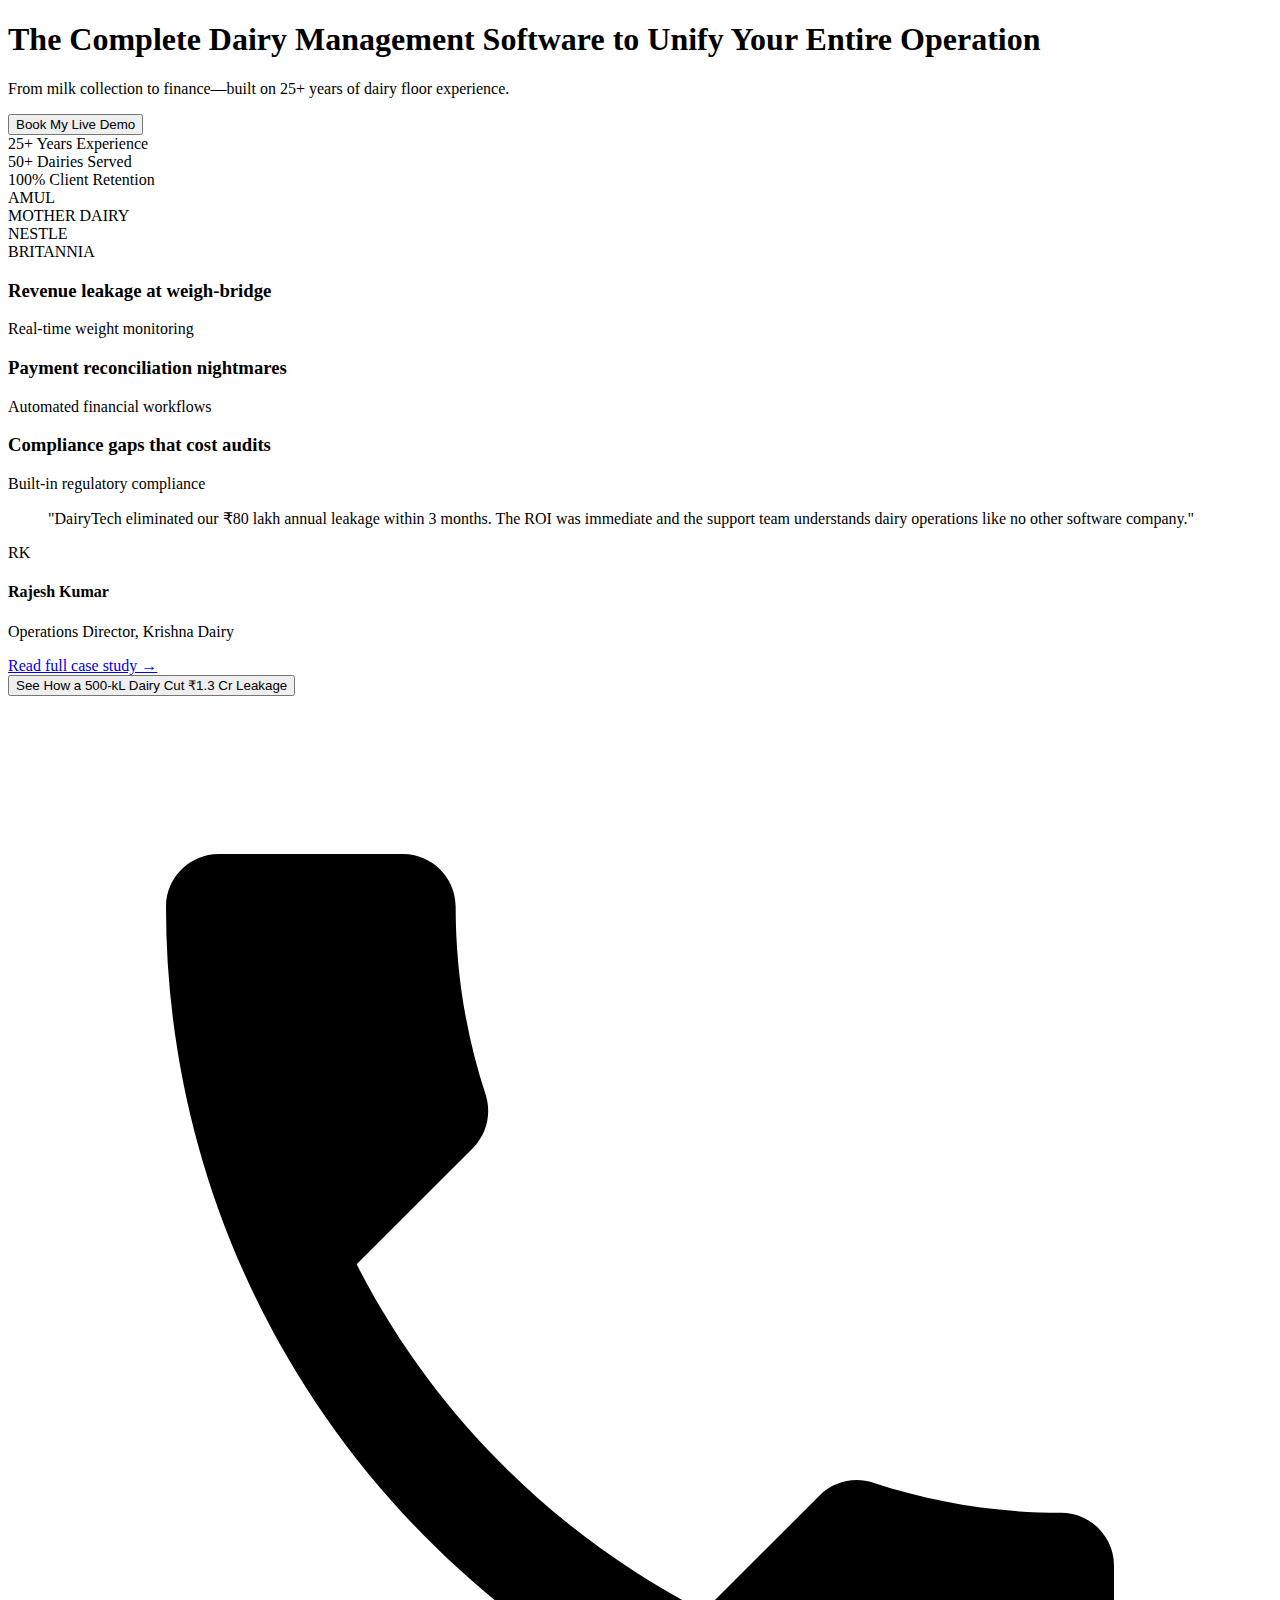
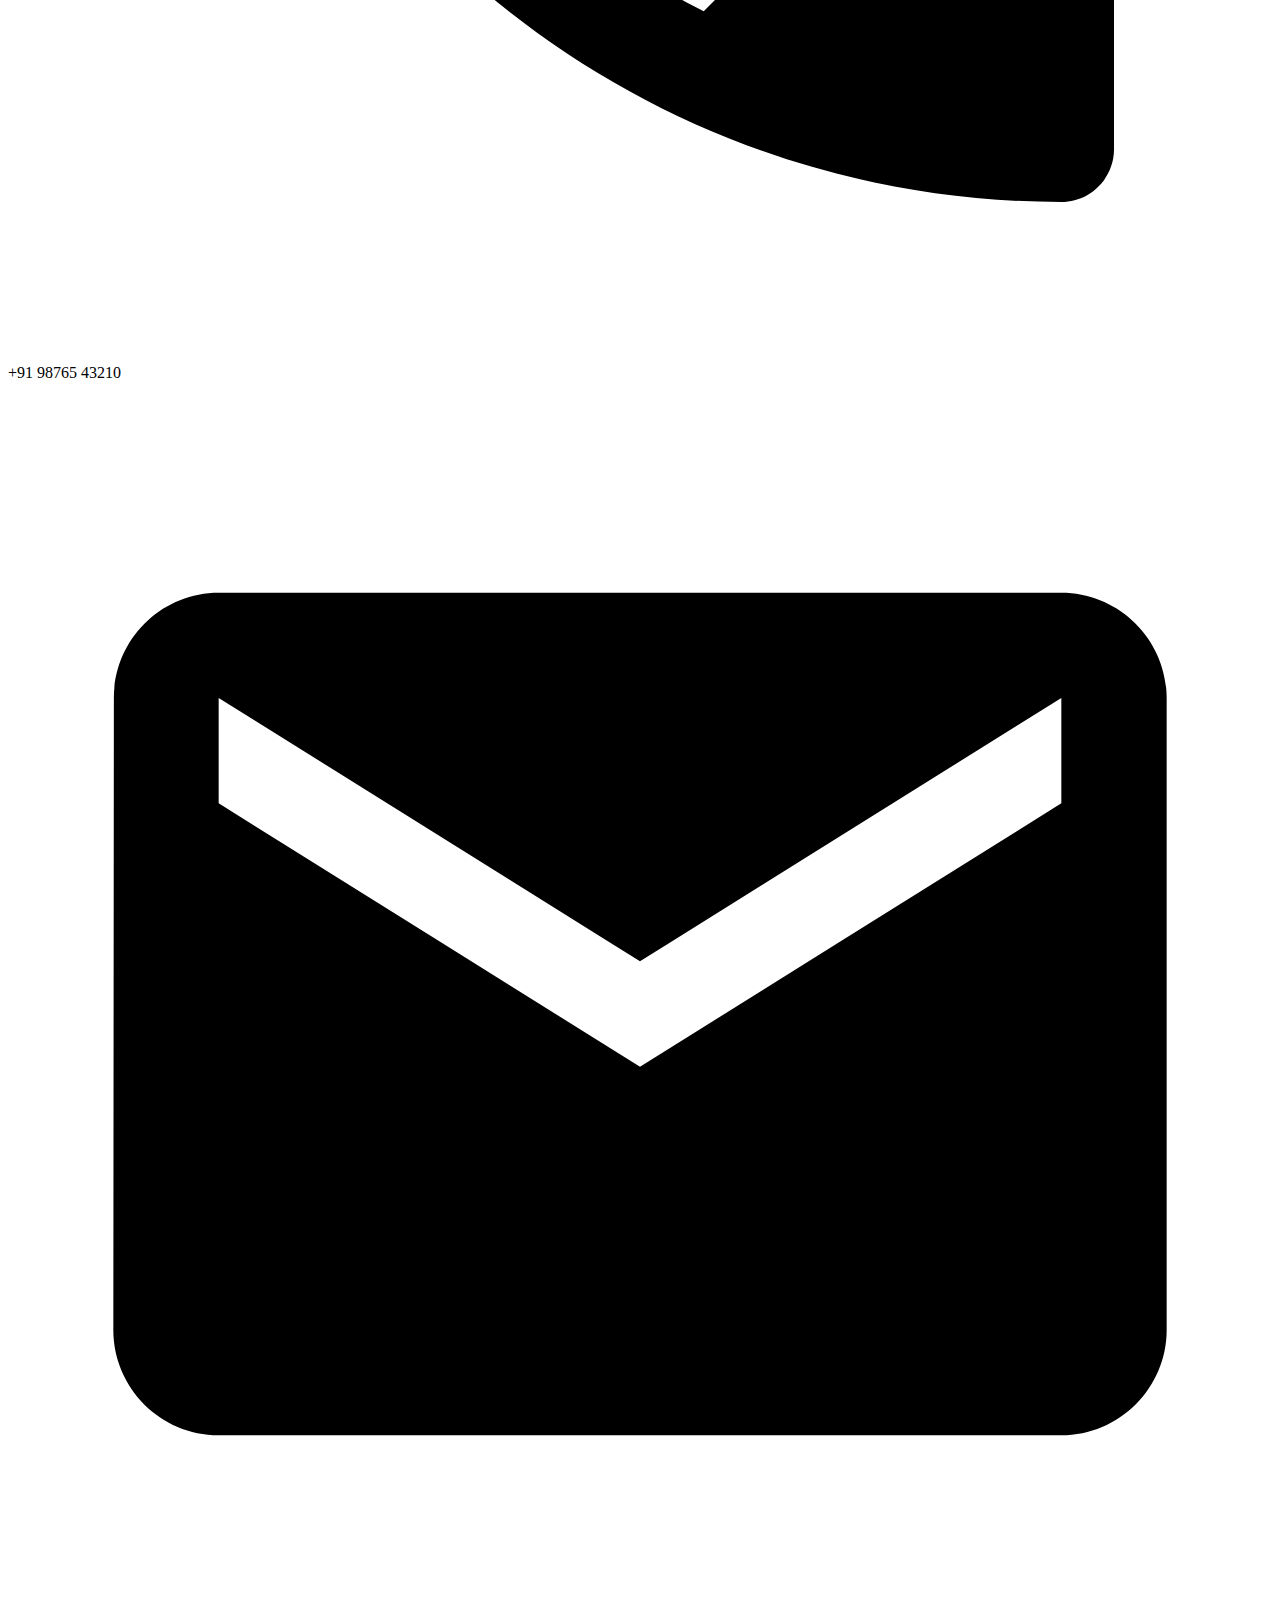
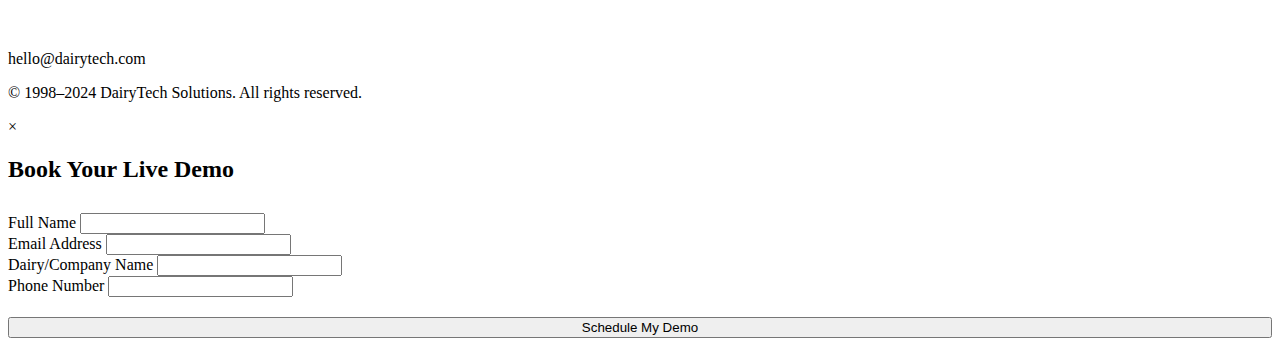
<file: dairy-web/src/app/pages/dairy/dairy.html>
<!DOCTYPE html>
<html lang="en">
<head>
    <meta charset="UTF-8">
    <meta name="viewport" content="width=device-width, initial-scale=1.0">
    <title>Complete Dairy Management Software | DairyTech Solutions</title>
            <link href="https://fonts.googleapis.com/css2?family=Poppins:wght@300;400;500;600;700;800&family=JetBrains+Mono:wght@400;500;600&display=swap" rel="stylesheet">
   
</head>
<body>
    <!-- Hero Section -->
    <section class="hero">
        <div class="container">
            <div class="hero-content">
                <h1>The Complete Dairy Management Software to Unify Your Entire Operation</h1>
                <p class="sub-headline">From milk collection to finance—built on 25+ years of dairy floor experience.</p>
                <button class="cta-primary" onclick="openDemoModal()">Book My Live Demo</button>
            </div>
        </div>
    </section>

    <!-- Trust Bar -->
    <section class="trust-bar">
        <div class="container">
            <div class="trust-stats">
                <div class="stat-item">
                    <span class="stat-number">25+</span>
                    <span class="stat-label">Years Experience</span>
                </div>
                <div class="stat-item">
                    <span class="stat-number">50+</span>
                    <span class="stat-label">Dairies Served</span>
                </div>
                <div class="stat-item">
                    <span class="stat-number">100%</span>
                    <span class="stat-label">Client Retention</span>
                </div>
            </div>
            <div class="client-logos">
                <div class="logo-placeholder">AMUL</div>
                <div class="logo-placeholder">MOTHER DAIRY</div>
                <div class="logo-placeholder">NESTLE</div>
                <div class="logo-placeholder">BRITANNIA</div>
            </div>
        </div>
    </section>

    <!-- Pain Points & Solutions -->
    <section class="pain-solution">
        <div class="container">
            <div class="pain-grid">
                <div class="pain-item">
                    <h3 class="pain-title">Revenue leakage at weigh-bridge</h3>
                    <p class="pain-solution-text">Real-time weight monitoring</p>
                </div>
                <div class="pain-item">
                    <h3 class="pain-title">Payment reconciliation nightmares</h3>
                    <p class="pain-solution-text">Automated financial workflows</p>
                </div>
                <div class="pain-item">
                    <h3 class="pain-title">Compliance gaps that cost audits</h3>
                    <p class="pain-solution-text">Built-in regulatory compliance</p>
                </div>
            </div>
        </div>
    </section>

    <!-- Social Proof -->
    <section class="social-proof">
        <div class="container">
            <div class="testimonial">
                <blockquote class="testimonial-quote">
                    "DairyTech eliminated our ₹80 lakh annual leakage within 3 months. The ROI was immediate and the support team understands dairy operations like no other software company."
                </blockquote>
                <div class="testimonial-author">
                    <div class="author-avatar">RK</div>
                    <div class="author-info">
                        <h4>Rajesh Kumar</h4>
                        <p>Operations Director, Krishna Dairy</p>
                    </div>
                </div>
                <a href="#" class="case-study-link">Read full case study →</a>
            </div>
        </div>
    </section>

    <!-- Secondary CTA -->
    <section class="secondary-cta">
        <div class="container">
            <button class="cta-secondary" onclick="window.location.href='#dairy-page'">
                See How a 500-kL Dairy Cut ₹1.3 Cr Leakage
            </button>
        </div>
    </section>

    <!-- Footer Mini Contact -->
    <footer class="footer-mini">
        <div class="container">
            <div class="contact-info">
                <div class="contact-item">
                    <svg class="contact-icon" viewBox="0 0 24 24">
                        <path d="M6.62 10.79c1.44 2.83 3.76 5.14 6.59 6.59l2.2-2.2c.27-.27.67-.36 1.02-.24 1.12.37 2.33.57 3.57.57.55 0 1 .45 1 1V20c0 .55-.45 1-1 1-9.39 0-17-7.61-17-17 0-.55.45-1 1-1h3.5c.55 0 1 .45 1 1 0 1.25.2 2.45.57 3.57.11.35.03.74-.25 1.02l-2.2 2.2z"/>
                    </svg>
                    +91 98765 43210
                </div>
                <div class="contact-item">
                    <svg class="contact-icon" viewBox="0 0 24 24">
                        <path d="M20 4H4c-1.1 0-1.99.9-1.99 2L2 18c0 1.1.9 2 2 2h16c1.1 0 2-.9 2-2V6c0-1.1-.9-2-2-2zm0 4l-8 5-8-5V6l8 5 8-5v2z"/>
                    </svg>
                    hello&#64;dairytech.com
                </div>
            </div>
            <p class="copyright">© 1998–2024 DairyTech Solutions. All rights reserved.</p>
        </div>
    </footer>

    <!-- Demo Modal -->
    <div id="demoModal" class="modal">
        <div class="modal-content">
            <span class="close" onclick="closeDemoModal()">&times;</span>
            <h2 style="margin-bottom: 30px; color: var(--midnight-blue);">Book Your Live Demo</h2>
            <form onsubmit="submitDemo(event)">
                <div class="form-group">
                    <label for="name">Full Name</label>
                    <input type="text" id="name" name="name" required>
                </div>
                <div class="form-group">
                    <label for="email">Email Address</label>
                    <input type="email" id="email" name="email" required>
                </div>
                <div class="form-group">
                    <label for="company">Dairy/Company Name</label>
                    <input type="text" id="company" name="company" required>
                </div>
                <div class="form-group">
                    <label for="phone">Phone Number</label>
                    <input type="tel" id="phone" name="phone" required>
                </div>
                <button type="submit" class="cta-primary" style="width: 100%; margin-top: 20px;">
                    Schedule My Demo
                </button>
            </form>
        </div>
    </div>

    <script>
        function openDemoModal() {
            document.getElementById('demoModal').style.display = 'block';
        }

        function closeDemoModal() {
            document.getElementById('demoModal').style.display = 'none';
        }

        function submitDemo(event) {
            event.preventDefault();
            alert('Thank you! We\'ll contact you within 24 hours to schedule your personalized demo.');
            closeDemoModal();
        }

        // Close modal when clicking outside
        window.onclick = function(event) {
            const modal = document.getElementById('demoModal');
            if (event.target === modal) {
                closeDemoModal();
            }
        }
    </script>
</body>
</html>
</file>
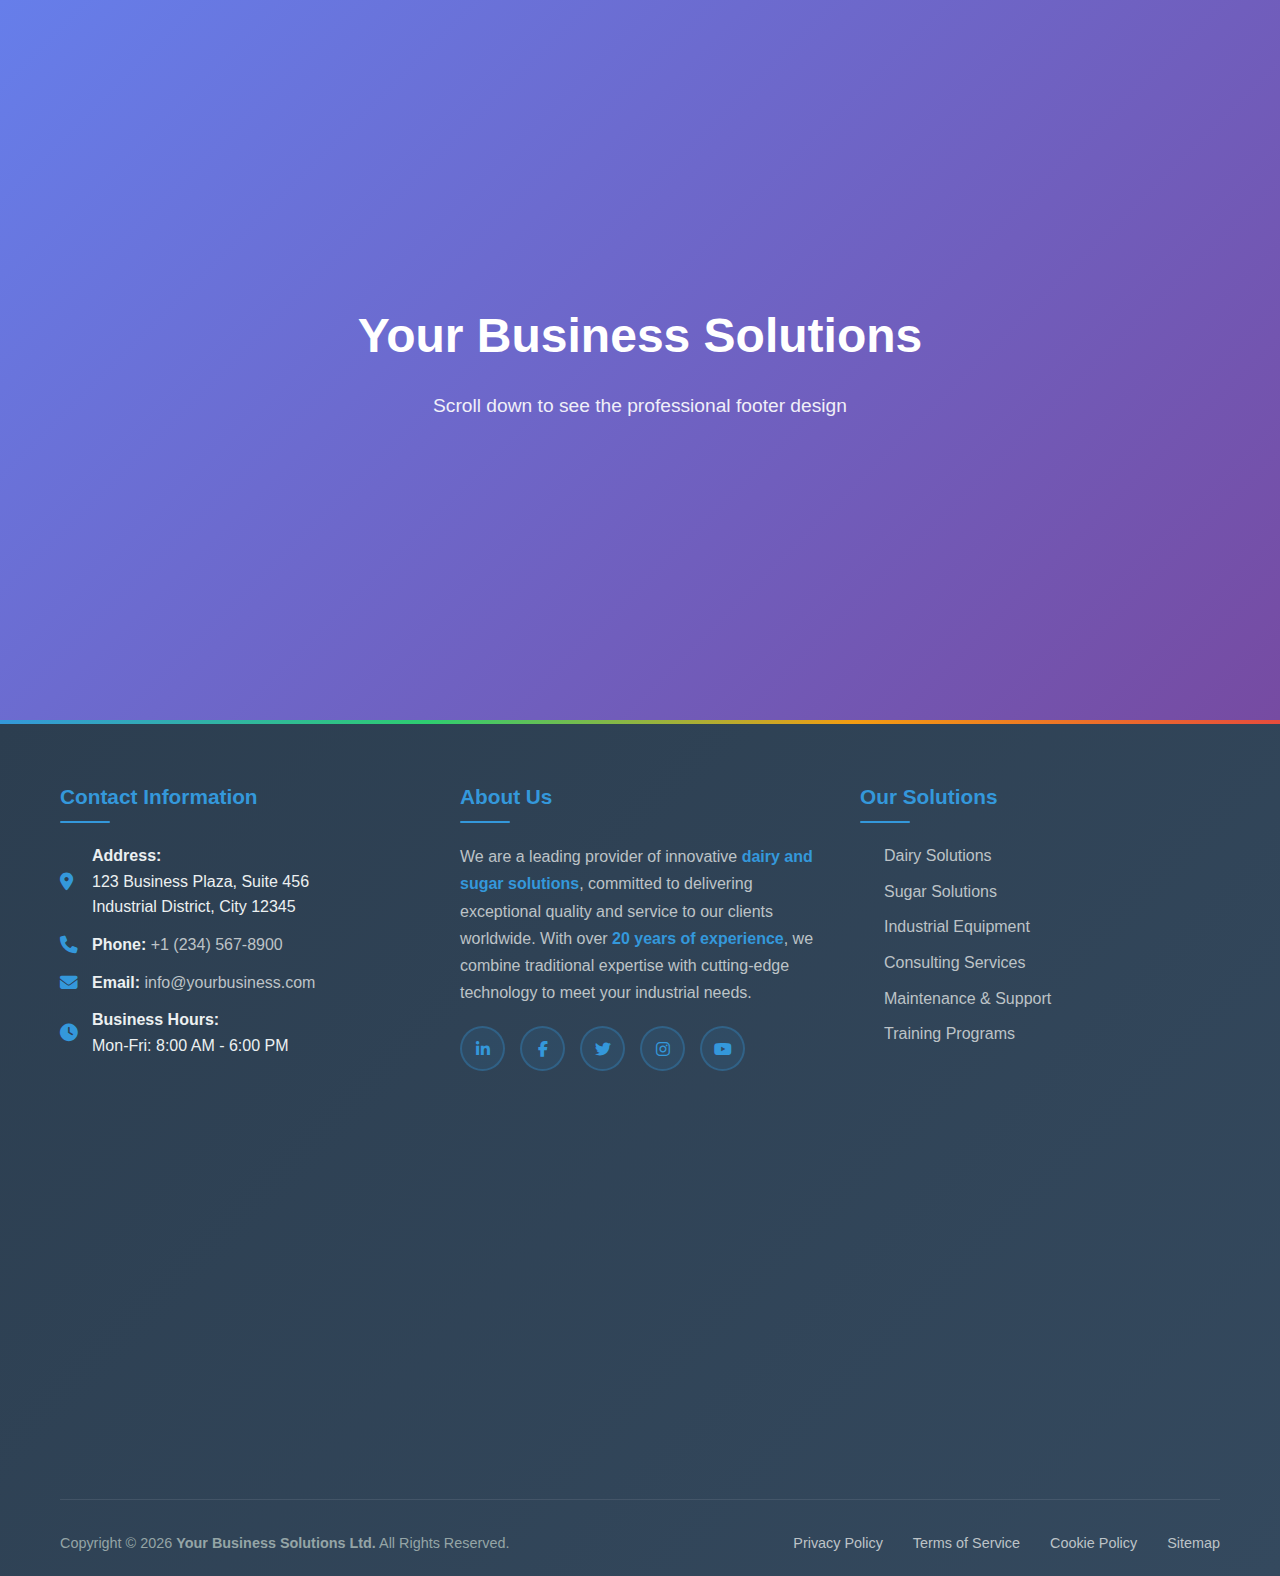
<file: dairy-web/src/app/pages/footer/footer.html>
<!DOCTYPE html>
<html lang="en">
<head>
    <meta charset="UTF-8">
    <meta name="viewport" content="width=device-width, initial-scale=1.0">
    <title>Professional Footer Design</title>
    <link rel="stylesheet" href="https://cdnjs.cloudflare.com/ajax/libs/font-awesome/6.4.0/css/all.min.css">
    <style>
        /* Reset and base styles */
        * {
            margin: 0;
            padding: 0;
            box-sizing: border-box;
        }

        body {
            font-family: 'Segoe UI', Tahoma, Geneva, Verdana, sans-serif;
            line-height: 1.6;
            color: #333;
            background: #f8f9fa;
        }

        /* Main content placeholder */
        .main-content {
            min-height: 80vh;
            display: flex;
            align-items: center;
            justify-content: center;
            background: linear-gradient(135deg, #667eea 0%, #764ba2 100%);
            color: white;
            text-align: center;
        }

        .main-content h1 {
            font-size: 3rem;
            margin-bottom: 1rem;
        }

        .main-content p {
            font-size: 1.2rem;
            opacity: 0.9;
        }

        /* Footer Styles */
        .footer {
            background: linear-gradient(135deg, #2c3e50 0%, #34495e 100%);
            color: #ecf0f1;
            padding: 60px 0 20px;
            position: relative;
            overflow: hidden;
        }

        .footer::before {
            content: '';
            position: absolute;
            top: 0;
            left: 0;
            right: 0;
            height: 4px;
            background: linear-gradient(90deg, #3498db, #2ecc71, #f39c12, #e74c3c);
        }

        .footer-container {
            max-width: 1200px;
            margin: 0 auto;
            padding: 0 20px;
        }

        .footer-content {
            display: grid;
            grid-template-columns: repeat(auto-fit, minmax(280px, 1fr));
            gap: 40px;
            margin-bottom: 40px;
        }

        .footer-section {
            animation: fadeInUp 0.6s ease-out;
        }

        .footer-section h3 {
            color: #3498db;
            font-size: 1.3rem;
            margin-bottom: 20px;
            position: relative;
            padding-bottom: 10px;
        }

        .footer-section h3::after {
            content: '';
            position: absolute;
            bottom: 0;
            left: 0;
            width: 50px;
            height: 2px;
            background: #3498db;
            border-radius: 2px;
        }

        /* Contact Information */
        .contact-info {
            list-style: none;
        }

        .contact-info li {
            margin-bottom: 12px;
            display: flex;
            align-items: center;
            transition: transform 0.3s ease;
        }

        .contact-info li:hover {
            transform: translateX(5px);
        }

        .contact-info i {
            width: 20px;
            margin-right: 12px;
            color: #3498db;
            font-size: 1.1rem;
        }

        .contact-info a {
            color: #bdc3c7;
            text-decoration: none;
            transition: color 0.3s ease;
        }

        .contact-info a:hover {
            color: #3498db;
        }

        /* About Us */
        .about-text {
            color: #bdc3c7;
            line-height: 1.7;
            margin-bottom: 20px;
        }

        /* Quick Links */
        .quick-links {
            list-style: none;
        }

        .quick-links li {
            margin-bottom: 10px;
        }

        .quick-links a {
            color: #bdc3c7;
            text-decoration: none;
            position: relative;
            transition: all 0.3s ease;
            display: inline-block;
        }

        .quick-links a::before {
            content: '→';
            margin-right: 8px;
            opacity: 0;
            transform: translateX(-10px);
            transition: all 0.3s ease;
        }

        .quick-links a:hover {
            color: #3498db;
            transform: translateX(5px);
        }

        .quick-links a:hover::before {
            opacity: 1;
            transform: translateX(0);
        }

        /* Social Media */
        .social-media {
            display: flex;
            gap: 15px;
            flex-wrap: wrap;
        }

        .social-icon {
            display: inline-flex;
            align-items: center;
            justify-content: center;
            width: 45px;
            height: 45px;
            background: rgba(52, 152, 219, 0.1);
            border: 2px solid rgba(52, 152, 219, 0.3);
            border-radius: 50%;
            color: #3498db;
            text-decoration: none;
            transition: all 0.3s ease;
            position: relative;
            overflow: hidden;
        }

        .social-icon::before {
            content: '';
            position: absolute;
            top: 0;
            left: -100%;
            width: 100%;
            height: 100%;
            background: linear-gradient(90deg, transparent, rgba(255,255,255,0.2), transparent);
            transition: left 0.5s ease;
        }

        .social-icon:hover {
            background: #3498db;
            color: white;
            transform: translateY(-3px);
            box-shadow: 0 5px 15px rgba(52, 152, 219, 0.4);
        }

        .social-icon:hover::before {
            left: 100%;
        }

        /* Footer Bottom */
        .footer-bottom {
            border-top: 1px solid rgba(236, 240, 241, 0.1);
            padding-top: 30px;
            display: flex;
            justify-content: space-between;
            align-items: center;
            flex-wrap: wrap;
            gap: 20px;
        }

        .legal-links {
            display: flex;
            gap: 30px;
            list-style: none;
            flex-wrap: wrap;
        }

        .legal-links a {
            color: #bdc3c7;
            text-decoration: none;
            font-size: 0.9rem;
            transition: color 0.3s ease;
            position: relative;
        }

        .legal-links a::after {
            content: '';
            position: absolute;
            bottom: -2px;
            left: 0;
            width: 0;
            height: 1px;
            background: #3498db;
            transition: width 0.3s ease;
        }

        .legal-links a:hover {
            color: #3498db;
        }

        .legal-links a:hover::after {
            width: 100%;
        }

        .copyright {
            color: #95a5a6;
            font-size: 0.9rem;
        }

        /* Animations */
        @keyframes fadeInUp {
            from {
                opacity: 0;
                transform: translateY(30px);
            }
            to {
                opacity: 1;
                transform: translateY(0);
            }
        }

        /* Responsive Design */
        @media (max-width: 768px) {
            .footer {
                padding: 40px 0 20px;
            }

            .footer-content {
                grid-template-columns: 1fr;
                gap: 30px;
            }

            .footer-bottom {
                flex-direction: column;
                text-align: center;
            }

            .legal-links {
                justify-content: center;
                gap: 20px;
            }

            .main-content h1 {
                font-size: 2rem;
            }

            .main-content p {
                font-size: 1rem;
            }

            .social-media {
                justify-content: center;
            }
        }

        @media (max-width: 480px) {
            .footer-container {
                padding: 0 15px;
            }

            .legal-links {
                gap: 15px;
            }

            .legal-links a {
                font-size: 0.85rem;
            }
        }

        /* Hover effects for sections */
        .footer-section {
            transition: transform 0.3s ease;
        }

        .footer-section:hover {
            transform: translateY(-5px);
        }

        /* Additional styling for better visual hierarchy */
        .contact-info strong {
            color: #ecf0f1;
        }

        .highlight {
            color: #3498db;
            font-weight: 600;
        }
    </style>
</head>
<body>
    <!-- Main content placeholder -->
    <div class="main-content">
        <div>
            <h1>Your Business Solutions</h1>
            <p>Scroll down to see the professional footer design</p>
        </div>
    </div>

    <!-- Footer Section -->
    <footer class="footer">
        <div class="footer-container">
            <div class="footer-content">
                <!-- Contact Information Section -->
                <div class="footer-section">
                    <h3>Contact Information</h3>
                    <ul class="contact-info">
                        <li>
                            <i class="fas fa-map-marker-alt"></i>
                            <span><strong>Address:</strong><br>123 Business Plaza, Suite 456<br>Industrial District, City 12345</span>
                        </li>
                        <li>
                            <i class="fas fa-phone"></i>
                            <a href="tel:+1234567890"><strong>Phone:</strong> +1 (234) 567-8900</a>
                        </li>
                        <li>
                            <i class="fas fa-envelope"></i>
                            <a href="mailto:info@yourbusiness.com"><strong>Email:</strong> info&#64;yourbusiness.com</a>
                        </li>
                        <li>
                            <i class="fas fa-clock"></i>
                            <span><strong>Business Hours:</strong><br>Mon-Fri: 8:00 AM - 6:00 PM</span>
                        </li>
                    </ul>
                </div>

                <!-- About Us Section -->
                <div class="footer-section">
                    <h3>About Us</h3>
                    <p class="about-text">
                        We are a leading provider of innovative <span class="highlight">dairy and sugar solutions</span>, 
                        committed to delivering exceptional quality and service to our clients worldwide. With over 
                        <span class="highlight">20 years of experience</span>, we combine traditional expertise with 
                        cutting-edge technology to meet your industrial needs.
                    </p>
                    <div class="social-media">
                        <a href="#" class="social-icon" aria-label="LinkedIn">
                            <i class="fab fa-linkedin-in"></i>
                        </a>
                        <a href="#" class="social-icon" aria-label="Facebook">
                            <i class="fab fa-facebook-f"></i>
                        </a>
                        <a href="#" class="social-icon" aria-label="Twitter">
                            <i class="fab fa-twitter"></i>
                        </a>
                        <a href="#" class="social-icon" aria-label="Instagram">
                            <i class="fab fa-instagram"></i>
                        </a>
                        <a href="#" class="social-icon" aria-label="YouTube">
                            <i class="fab fa-youtube"></i>
                        </a>
                    </div>
                </div>

                <!-- Quick Links Section -->
                <div class="footer-section">
                    <h3>Our Solutions</h3>
                    <ul class="quick-links">
                        <li><a href="#dairy-solutions">Dairy Solutions</a></li>
                        <li><a href="#sugar-solutions">Sugar Solutions</a></li>
                        <li><a href="#industrial-equipment">Industrial Equipment</a></li>
                        <li><a href="#consulting-services">Consulting Services</a></li>
                        <li><a href="#maintenance-support">Maintenance & Support</a></li>
                        <li><a href="#training-programs">Training Programs</a></li>
                    </ul>
                </div>

                <!-- Additional Links Section -->
                <div class="footer-section">
                    <h3>Quick Links</h3>
                    <ul class="quick-links">
                        <li><a href="#home">Home</a></li>
                        <li><a href="#about">About Us</a></li>
                        <li><a href="#services">Services</a></li>
                        <li><a href="#products">Products</a></li>
                        <li><a href="#case-studies">Case Studies</a></li>
                        <li><a href="#careers">Careers</a></li>
                        <li><a href="#contact">Contact</a></li>
                        <li><a href="#blog">Industry Blog</a></li>
                    </ul>
                </div>
            </div>

            <!-- Footer Bottom -->
            <div class="footer-bottom">
                <div class="copyright">
                    <p>Copyright © <span id="current-year">2025</span> <strong>Your Business Solutions Ltd.</strong> All Rights Reserved.</p>
                </div>
                <nav>
                    <ul class="legal-links">
                        <li><a href="#privacy-policy">Privacy Policy</a></li>
                        <li><a href="#terms-of-service">Terms of Service</a></li>
                        <li><a href="#cookie-policy">Cookie Policy</a></li>
                        <li><a href="#sitemap">Sitemap</a></li>
                    </ul>
                </nav>
            </div>
        </div>
    </footer>

    <script>
        // Auto-update copyright year
        document.getElementById('current-year').textContent = new Date().getFullYear();

        // Add smooth scrolling for anchor links
        document.querySelectorAll('a[href^="#"]').forEach(anchor => {
            anchor.addEventListener('click', function (e) {
                e.preventDefault();
                const target = document.querySelector(this.getAttribute('href'));
                if (target) {
                    target.scrollIntoView({
                        behavior: 'smooth',
                        block: 'start'
                    });
                }
            });
        });

        // Add stagger animation to footer sections
        const observerOptions = {
            threshold: 0.1,
            rootMargin: '0px 0px -50px 0px'
        };

        const observer = new IntersectionObserver((entries) => {
            entries.forEach((entry, index) => {
                if (entry.isIntersecting) {
                    setTimeout(() => {
                        entry.target.style.opacity = '1';
                        entry.target.style.transform = 'translateY(0)';
                    }, index * 100);
                }
            });
        }, observerOptions);

        document.querySelectorAll('.footer-section').forEach(section => {
            section.style.opacity = '0';
            section.style.transform = 'translateY(30px)';
            section.style.transition = 'all 0.6s ease-out';
            observer.observe(section);
        });
    </script>
</body>
</html>
</file>
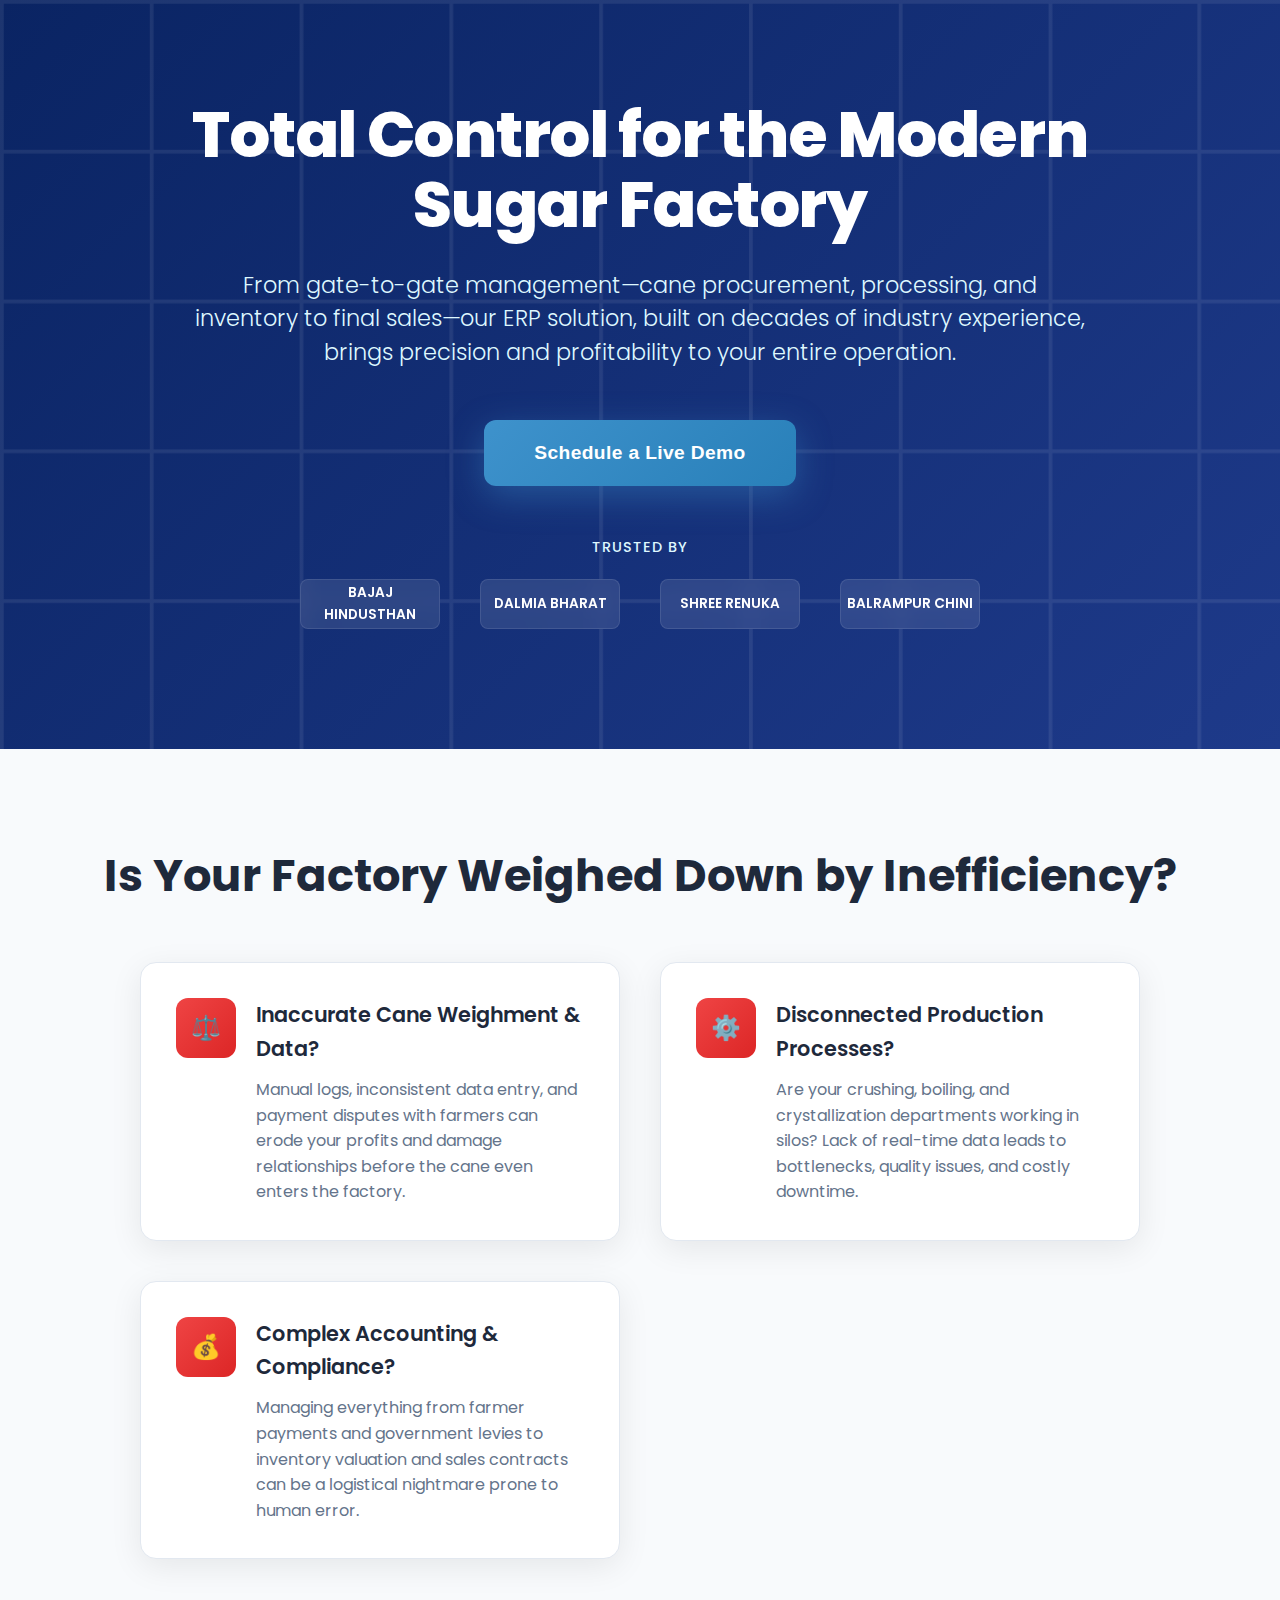
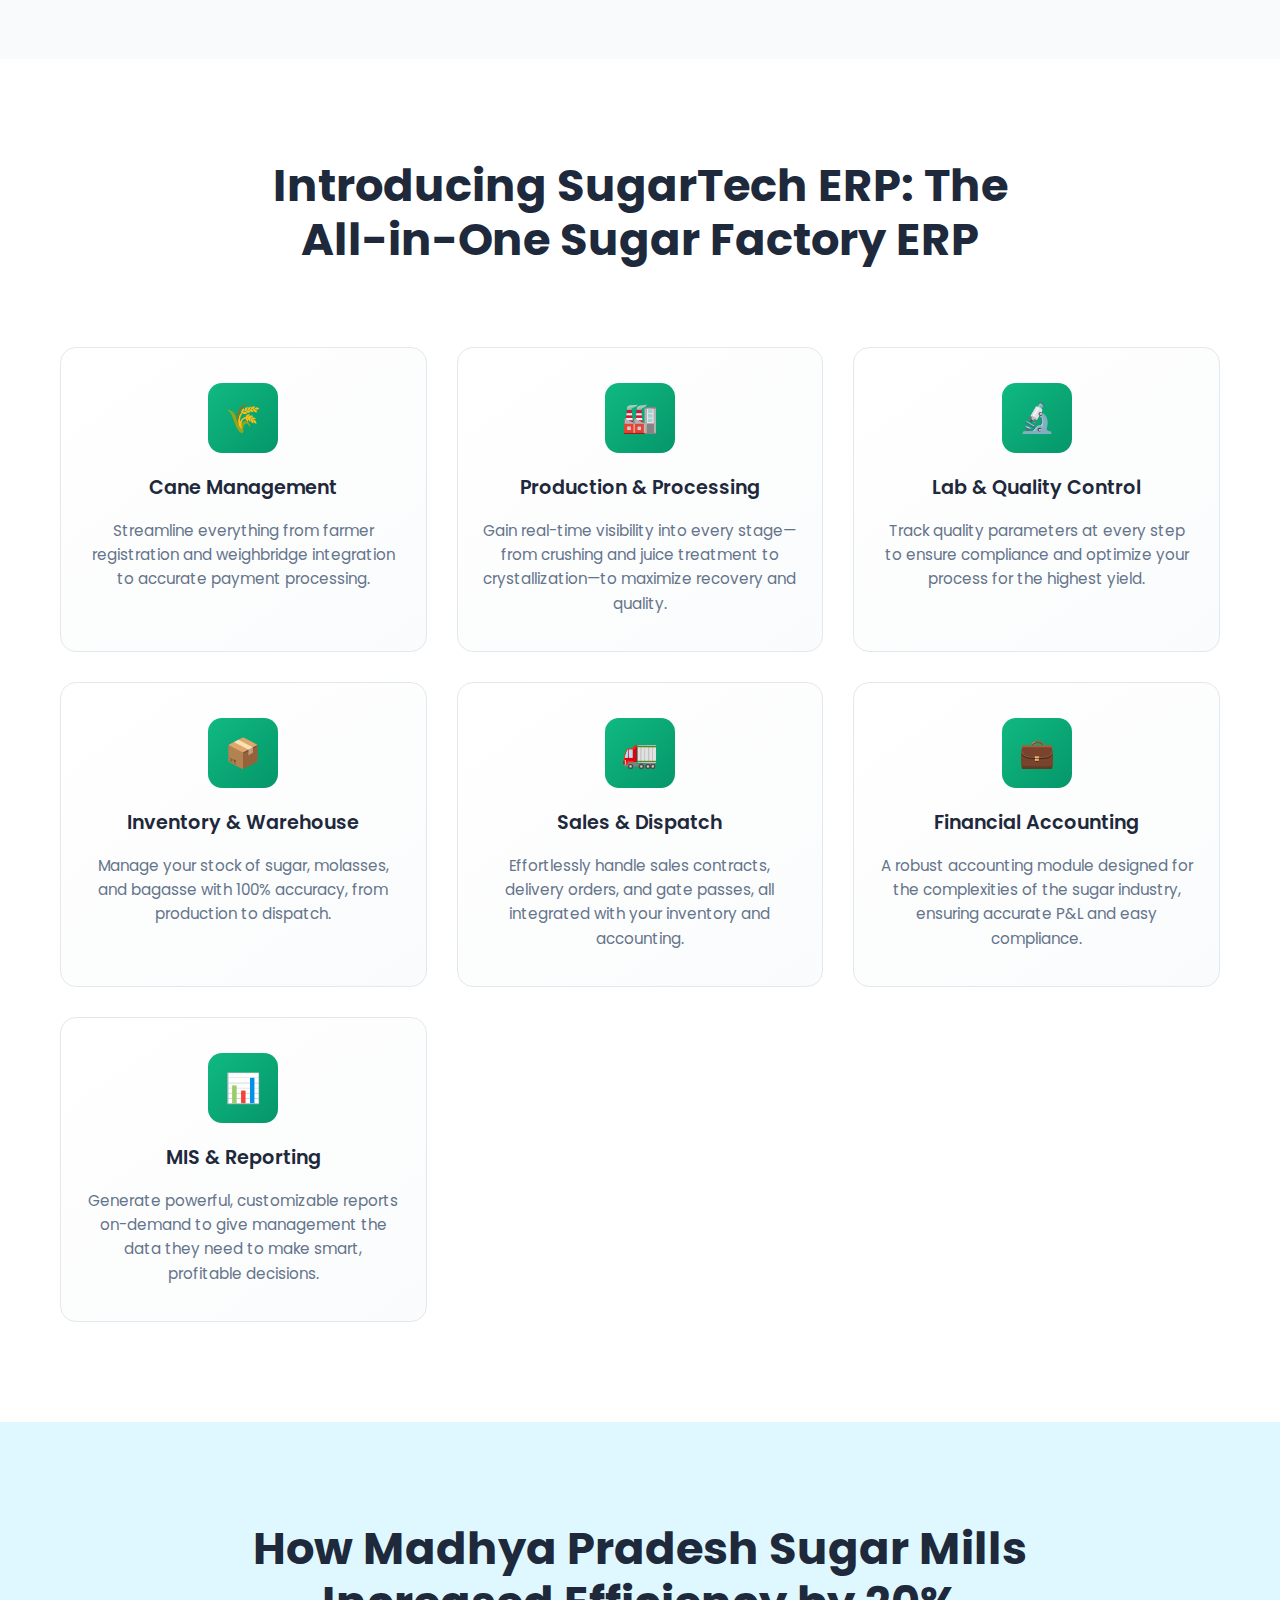
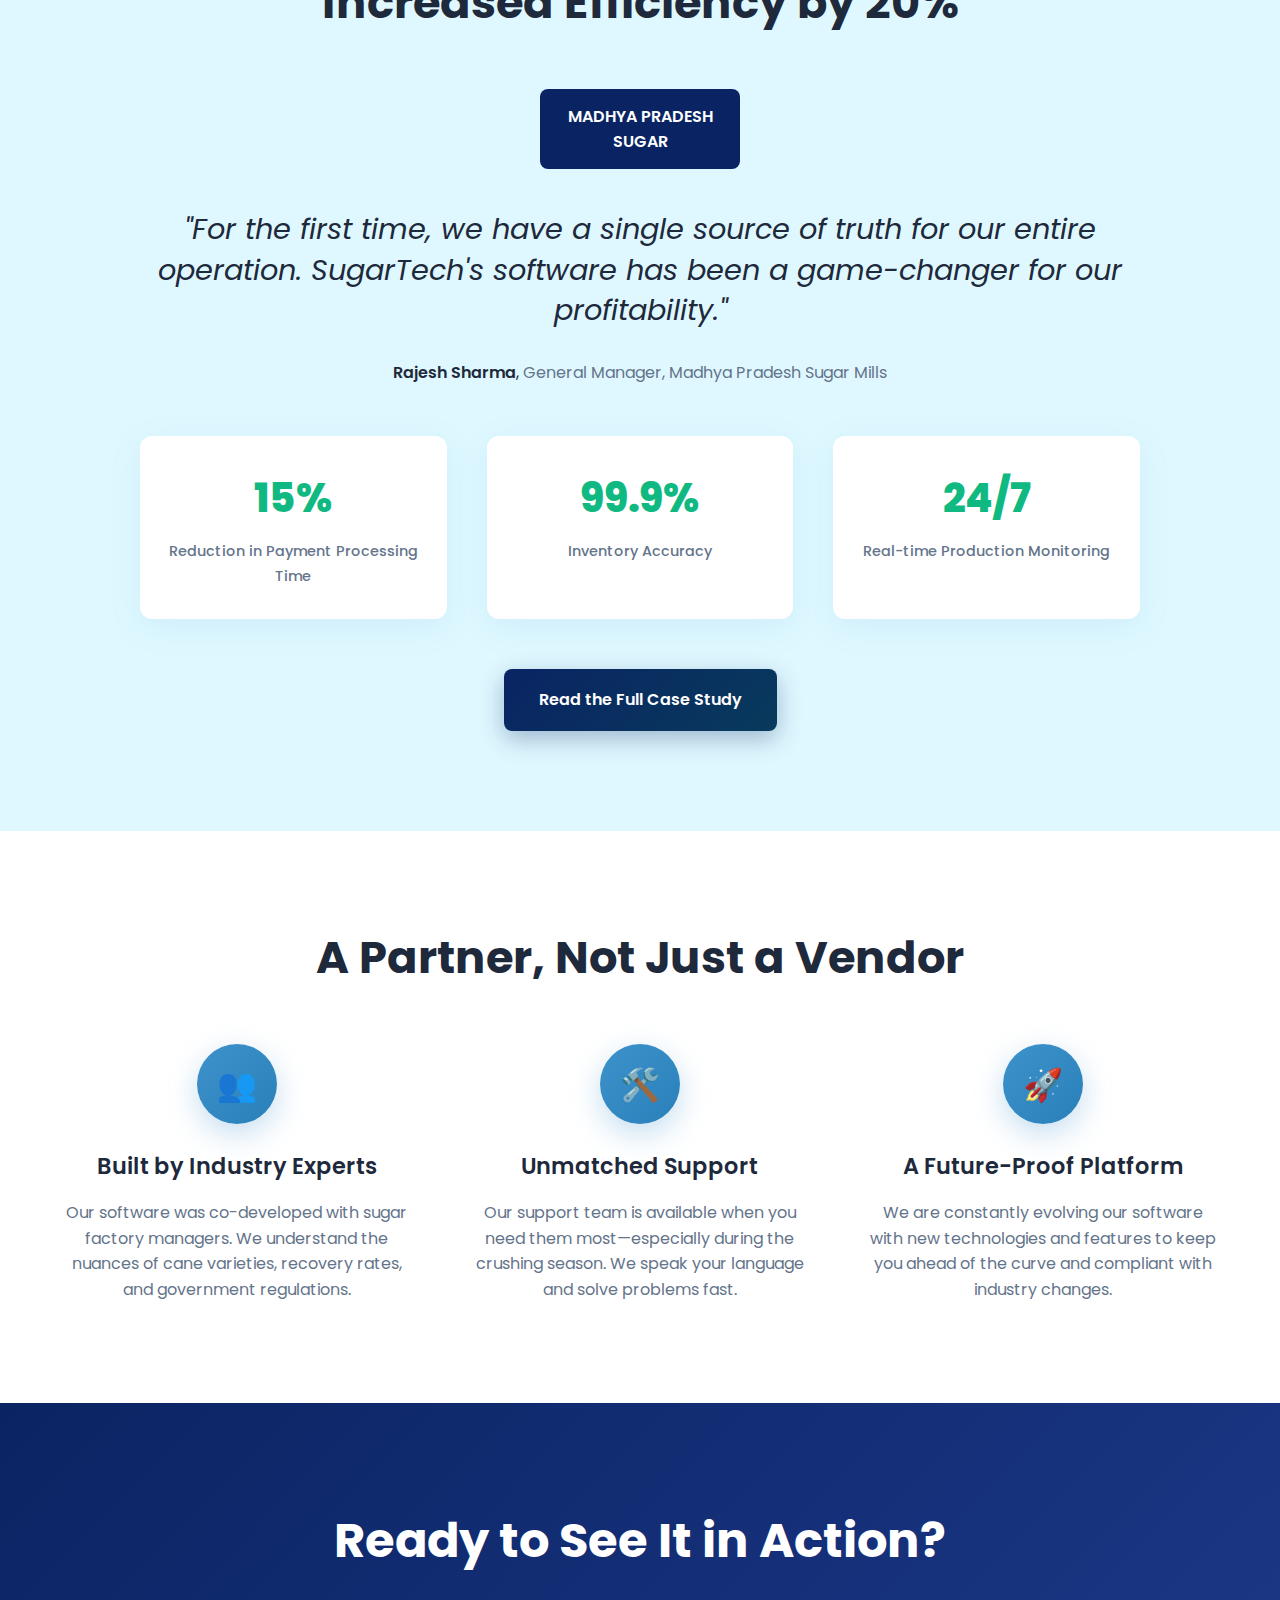
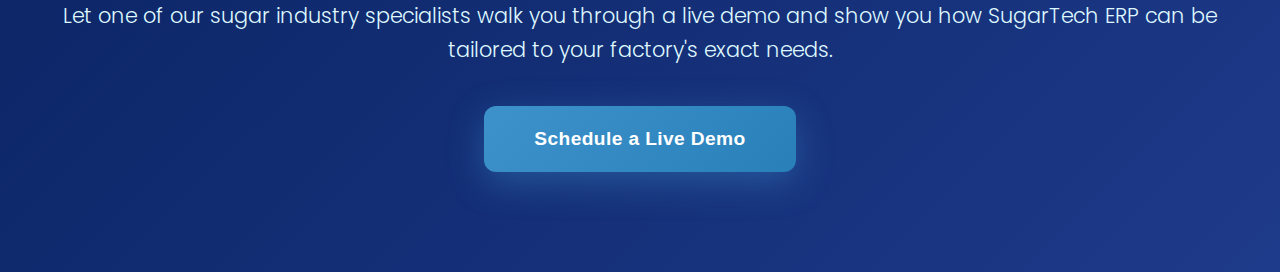
<file: dairy-web/src/app/pages/sugar/sugar.html>
<!DOCTYPE html>
<html lang="en">
<head>
    <meta charset="UTF-8">
    <meta name="viewport" content="width=device-width, initial-scale=1.0">
    <title>Sugar Factory Management Software | SugarTech Solutions</title>
    <link href="https://fonts.googleapis.com/css2?family=Poppins:wght@300;400;500;600;700;800&family=JetBrains+Mono:wght@400;500;600&display=swap" rel="stylesheet">
    <style>
        * {
            margin: 0;
            padding: 0;
            box-sizing: border-box;
        }

        :root {
            --midnight-blue: #0A2463;
            --bright-cobalt: #3E92CC;
            --ice-blue: #DFF8FF;
            --white: #FFFFFF;
            --light-gray: #F8FAFC;
            --text-dark: #1E293B;
            --text-medium: #64748B;
            --success-green: #10B981;
            --warning-amber: #F59E0B;
            --error-red: #EF4444;
        }

        body {
            font-family: 'Poppins', sans-serif;
            line-height: 1.6;
            color: var(--text-dark);
            background: var(--white);
            font-weight: 400;
        }

        .container {
            max-width: 1200px;
            margin: 0 auto;
            padding: 0 20px;
        }

        /* Hero Section */
        .hero {
            background: linear-gradient(135deg, var(--midnight-blue) 0%, #1e3a8a 100%);
            color: var(--white);
            padding: 100px 0 120px;
            position: relative;
            overflow: hidden;
            min-height: 70vh;
            display: flex;
            align-items: center;
        }

        .hero::before {
            content: '';
            position: absolute;
            top: 0;
            left: 0;
            right: 0;
            bottom: 0;
            background: url('data:image/svg+xml,<svg xmlns="http://www.w3.org/2000/svg" viewBox="0 0 100 100"><defs><pattern id="grid" width="20" height="20" patternUnits="userSpaceOnUse"><path d="M 20 0 L 0 0 0 20" fill="none" stroke="rgba(255,255,255,0.08)" stroke-width="1"/></pattern></defs><rect width="100" height="100" fill="url(%23grid)"/></svg>');
        }

        .hero-content {
            position: relative;
            z-index: 2;
            text-align: center;
            max-width: 900px;
            margin: 0 auto;
        }

        .hero h1 {
            font-size: 4rem;
            font-weight: 800;
            margin-bottom: 28px;
            line-height: 1.1;
            letter-spacing: -0.02em;
        }

        .hero .sub-headline {
            font-size: 1.4rem;
            color: var(--ice-blue);
            margin-bottom: 50px;
            font-weight: 300;
            line-height: 1.5;
        }

        .cta-primary {
            display: inline-block;
            background: linear-gradient(135deg, var(--bright-cobalt) 0%, #2980b9 100%);
            color: var(--white);
            padding: 22px 50px;
            border-radius: 12px;
            text-decoration: none;
            font-weight: 600;
            font-size: 1.2rem;
            transition: all 0.4s cubic-bezier(0.4, 0, 0.2, 1);
            border: none;
            cursor: pointer;
            box-shadow: 0 10px 35px rgba(62, 146, 204, 0.4);
            letter-spacing: 0.02em;
            position: relative;
            overflow: hidden;
        }

        .cta-primary::before {
            content: '';
            position: absolute;
            top: 0;
            left: -100%;
            width: 100%;
            height: 100%;
            background: linear-gradient(90deg, transparent, rgba(255,255,255,0.2), transparent);
            transition: left 0.5s;
        }

        .cta-primary:hover::before {
            left: 100%;
        }

        .cta-primary:hover {
            transform: translateY(-3px);
            box-shadow: 0 18px 45px rgba(62, 146, 204, 0.5);
        }

        .trusted-by {
            margin-top: 50px;
            text-align: center;
        }

        .trusted-text {
            color: var(--ice-blue);
            font-size: 0.9rem;
            margin-bottom: 20px;
            font-weight: 500;
            text-transform: uppercase;
            letter-spacing: 1px;
        }

        .client-logos {
            display: flex;
            justify-content: center;
            align-items: center;
            gap: 40px;
            flex-wrap: wrap;
        }

        .logo-placeholder {
            width: 140px;
            height: 50px;
            background: rgba(255, 255, 255, 0.1);
            border-radius: 8px;
            display: flex;
            align-items: center;
            justify-content: center;
            color: var(--white);
            font-size: 0.85rem;
            font-weight: 600;
            backdrop-filter: blur(10px);
            border: 1px solid rgba(255, 255, 255, 0.1);
        }

        /* Problem Section */
        .problem-section {
            padding: 100px 0;
            background: var(--light-gray);
        }

        .section-title {
            font-size: 2.8rem;
            font-weight: 700;
            color: var(--text-dark);
            text-align: center;
            margin-bottom: 60px;
            line-height: 1.2;
        }

        .problem-grid {
            display: grid;
            grid-template-columns: repeat(auto-fit, minmax(350px, 1fr));
            gap: 40px;
            max-width: 1000px;
            margin: 0 auto;
        }

        .problem-item {
            display: flex;
            align-items: flex-start;
            gap: 20px;
            padding: 35px;
            background: var(--white);
            border-radius: 16px;
            box-shadow: 0 8px 32px rgba(0, 0, 0, 0.08);
            transition: all 0.4s cubic-bezier(0.4, 0, 0.2, 1);
            border: 1px solid #e2e8f0;
        }

        .problem-item:hover {
            transform: translateY(-8px);
            box-shadow: 0 20px 40px rgba(0, 0, 0, 0.12);
        }

        .problem-icon {
            width: 60px;
            height: 60px;
            background: linear-gradient(135deg, var(--error-red) 0%, #dc2626 100%);
            border-radius: 12px;
            display: flex;
            align-items: center;
            justify-content: center;
            color: var(--white);
            font-size: 1.5rem;
            flex-shrink: 0;
        }

        .problem-content h3 {
            font-size: 1.3rem;
            font-weight: 600;
            color: var(--text-dark);
            margin-bottom: 12px;
        }

        .problem-content p {
            color: var(--text-medium);
            line-height: 1.6;
        }

        /* Solution Section */
        .solution-section {
            padding: 100px 0;
            background: var(--white);
        }

        .solution-intro {
            text-align: center;
            max-width: 800px;
            margin: 0 auto 80px;
        }

        .solution-grid {
            display: grid;
            grid-template-columns: repeat(auto-fit, minmax(320px, 1fr));
            gap: 30px;
            margin-top: 60px;
        }

        .solution-card {
            background: linear-gradient(145deg, var(--white) 0%, #fafbfc 100%);
            padding: 35px 25px;
            border-radius: 16px;
            text-align: center;
            border: 1px solid #e2e8f0;
            transition: all 0.4s cubic-bezier(0.4, 0, 0.2, 1);
            position: relative;
            overflow: hidden;
        }

        .solution-card::before {
            content: '';
            position: absolute;
            top: 0;
            left: 0;
            right: 0;
            height: 4px;
            background: linear-gradient(90deg, var(--success-green), #059669);
            transform: scaleX(0);
            transition: transform 0.4s ease;
        }

        .solution-card:hover::before {
            transform: scaleX(1);
        }

        .solution-card:hover {
            transform: translateY(-10px);
            box-shadow: 0 20px 40px rgba(16, 185, 129, 0.15);
            border-color: var(--success-green);
        }

        .solution-icon {
            width: 70px;
            height: 70px;
            background: linear-gradient(135deg, var(--success-green) 0%, #059669 100%);
            border-radius: 14px;
            display: flex;
            align-items: center;
            justify-content: center;
            color: var(--white);
            font-size: 1.8rem;
            margin: 0 auto 20px;
        }

        .solution-card h3 {
            font-size: 1.2rem;
            font-weight: 600;
            color: var(--text-dark);
            margin-bottom: 15px;
        }

        .solution-card p {
            color: var(--text-medium);
            line-height: 1.6;
            font-size: 0.95rem;
        }

        /* Case Study Section */
        .case-study {
            padding: 100px 0;
            background: var(--ice-blue);
        }

        .case-study-content {
            max-width: 1000px;
            margin: 0 auto;
            text-align: center;
        }

        .case-study-logo {
            width: 200px;
            height: 80px;
            background: var(--midnight-blue);
            border-radius: 8px;
            display: flex;
            align-items: center;
            justify-content: center;
            color: var(--white);
            font-weight: 600;
            margin: 0 auto 40px;
        }

        .case-study-quote {
            font-size: 1.8rem;
            font-style: italic;
            color: var(--text-dark);
            margin-bottom: 30px;
            line-height: 1.4;
            font-weight: 400;
        }

        .case-study-author {
            margin-bottom: 50px;
        }

        .case-study-author strong {
            color: var(--text-dark);
            font-weight: 600;
        }

        .case-study-author span {
            color: var(--text-medium);
        }

        .metrics-grid {
            display: grid;
            grid-template-columns: repeat(auto-fit, minmax(200px, 1fr));
            gap: 40px;
            margin: 50px 0;
        }

        .metric-item {
            background: var(--white);
            padding: 30px 20px;
            border-radius: 12px;
            box-shadow: 0 8px 32px rgba(62, 146, 204, 0.1);
        }

        .metric-number {
            font-size: 2.5rem;
            font-weight: 800;
            color: var(--success-green);
            display: block;
            margin-bottom: 8px;
        }

        .metric-label {
            color: var(--text-medium);
            font-size: 0.9rem;
            font-weight: 500;
        }

        .cta-secondary {
            display: inline-block;
            background: linear-gradient(135deg, var(--midnight-blue) 0%, #083a5c 100%);
            color: var(--white);
            padding: 18px 35px;
            border-radius: 8px;
            text-decoration: none;
            font-weight: 600;
            font-size: 1rem;
            transition: all 0.4s cubic-bezier(0.4, 0, 0.2, 1);
            box-shadow: 0 8px 25px rgba(10, 36, 99, 0.3);
        }

        .cta-secondary:hover {
            transform: translateY(-2px);
            box-shadow: 0 12px 35px rgba(10, 36, 99, 0.4);
        }

        /* Why Choose Us Section */
        .why-choose {
            padding: 100px 0;
            background: var(--white);
        }

        .why-choose-grid {
            display: grid;
            grid-template-columns: repeat(auto-fit, minmax(300px, 1fr));
            gap: 50px;
            margin-top: 60px;
        }

        .why-choose-item {
            text-align: center;
        }

        .why-choose-icon {
            width: 80px;
            height: 80px;
            background: linear-gradient(135deg, var(--bright-cobalt) 0%, #2980b9 100%);
            border-radius: 50%;
            display: flex;
            align-items: center;
            justify-content: center;
            color: var(--white);
            font-size: 2rem;
            margin: 0 auto 25px;
            box-shadow: 0 10px 30px rgba(62, 146, 204, 0.3);
        }

        .why-choose-item h3 {
            font-size: 1.4rem;
            font-weight: 600;
            color: var(--text-dark);
            margin-bottom: 15px;
        }

        .why-choose-item p {
            color: var(--text-medium);
            line-height: 1.6;
        }

        /* Final CTA Section */
        .final-cta {
            padding: 100px 0;
            background: linear-gradient(135deg, var(--midnight-blue) 0%, #1e3a8a 100%);
            color: var(--white);
            text-align: center;
        }

        .final-cta h2 {
            font-size: 3rem;
            font-weight: 700;
            margin-bottom: 20px;
        }

        .final-cta p {
            font-size: 1.3rem;
            color: var(--ice-blue);
            margin-bottom: 40px;
            font-weight: 300;
        }

        /* Responsive Design */
        @media (max-width: 768px) {
            .hero h1 {
                font-size: 2.5rem;
            }

            .section-title {
                font-size: 2.2rem;
            }

            .problem-grid {
                grid-template-columns: 1fr;
            }

            .solution-grid {
                grid-template-columns: 1fr;
            }

            .problem-item {
                flex-direction: column;
                text-align: center;
            }

            .client-logos {
                justify-content: center;
            }

            .final-cta h2 {
                font-size: 2.2rem;
            }

            .case-study-quote {
                font-size: 1.4rem;
            }
        }
    </style>
</head>
<body>
    <!-- Hero Section -->
    <section class="hero">
        <div class="container">
            <div class="hero-content">
                <h1>Total Control for the Modern Sugar Factory</h1>
                <p class="sub-headline">From gate-to-gate management—cane procurement, processing, and inventory to final sales—our ERP solution, built on decades of industry experience, brings precision and profitability to your entire operation.</p>
                <button class="cta-primary" onclick="openDemoModal()">Schedule a Live Demo</button>
                
                <div class="trusted-by">
                    <p class="trusted-text">Trusted By</p>
                    <div class="client-logos">
                        <div class="logo-placeholder">BAJAJ HINDUSTHAN</div>
                        <div class="logo-placeholder">DALMIA BHARAT</div>
                        <div class="logo-placeholder">SHREE RENUKA</div>
                        <div class="logo-placeholder">BALRAMPUR CHINI</div>
                    </div>
                </div>
            </div>
        </div>
    </section>

    <!-- Problem Section -->
    <section class="problem-section">
        <div class="container">
            <h2 class="section-title">Is Your Factory Weighed Down by Inefficiency?</h2>
            <div class="problem-grid">
                <div class="problem-item">
                    <div class="problem-icon">⚖️</div>
                    <div class="problem-content">
                        <h3>Inaccurate Cane Weighment & Data?</h3>
                        <p>Manual logs, inconsistent data entry, and payment disputes with farmers can erode your profits and damage relationships before the cane even enters the factory.</p>
                    </div>
                </div>
                <div class="problem-item">
                    <div class="problem-icon">⚙️</div>
                    <div class="problem-content">
                        <h3>Disconnected Production Processes?</h3>
                        <p>Are your crushing, boiling, and crystallization departments working in silos? Lack of real-time data leads to bottlenecks, quality issues, and costly downtime.</p>
                    </div>
                </div>
                <div class="problem-item">
                    <div class="problem-icon">💰</div>
                    <div class="problem-content">
                        <h3>Complex Accounting & Compliance?</h3>
                        <p>Managing everything from farmer payments and government levies to inventory valuation and sales contracts can be a logistical nightmare prone to human error.</p>
                    </div>
                </div>
            </div>
        </div>
    </section>

    <!-- Solution Section -->
    <section class="solution-section">
        <div class="container">
            <div class="solution-intro">
                <h2 class="section-title">Introducing SugarTech ERP: The All-in-One Sugar Factory ERP</h2>
            </div>
            
            <div class="solution-grid">
                <div class="solution-card">
                    <div class="solution-icon">🌾</div>
                    <h3>Cane Management</h3>
                    <p>Streamline everything from farmer registration and weighbridge integration to accurate payment processing.</p>
                </div>
                <div class="solution-card">
                    <div class="solution-icon">🏭</div>
                    <h3>Production & Processing</h3>
                    <p>Gain real-time visibility into every stage—from crushing and juice treatment to crystallization—to maximize recovery and quality.</p>
                </div>
                <div class="solution-card">
                    <div class="solution-icon">🔬</div>
                    <h3>Lab & Quality Control</h3>
                    <p>Track quality parameters at every step to ensure compliance and optimize your process for the highest yield.</p>
                </div>
                <div class="solution-card">
                    <div class="solution-icon">📦</div>
                    <h3>Inventory & Warehouse</h3>
                    <p>Manage your stock of sugar, molasses, and bagasse with 100% accuracy, from production to dispatch.</p>
                </div>
                <div class="solution-card">
                    <div class="solution-icon">🚛</div>
                    <h3>Sales & Dispatch</h3>
                    <p>Effortlessly handle sales contracts, delivery orders, and gate passes, all integrated with your inventory and accounting.</p>
                </div>
                <div class="solution-card">
                    <div class="solution-icon">💼</div>
                    <h3>Financial Accounting</h3>
                    <p>A robust accounting module designed for the complexities of the sugar industry, ensuring accurate P&L and easy compliance.</p>
                </div>
                <div class="solution-card">
                    <div class="solution-icon">📊</div>
                    <h3>MIS & Reporting</h3>
                    <p>Generate powerful, customizable reports on-demand to give management the data they need to make smart, profitable decisions.</p>
                </div>
            </div>
        </div>
    </section>

    <!-- Case Study Section -->
    <section class="case-study">
        <div class="container">
            <div class="case-study-content">
                <h2 class="section-title">How Madhya Pradesh Sugar Mills Increased Efficiency by 20%</h2>
                
                <div class="case-study-logo">MADHYA PRADESH SUGAR</div>
                
                <blockquote class="case-study-quote">
                    "For the first time, we have a single source of truth for our entire operation. SugarTech's software has been a game-changer for our profitability."
                </blockquote>
                
                <div class="case-study-author">
                    <strong>Rajesh Sharma</strong>, <span>General Manager, Madhya Pradesh Sugar Mills</span>
                </div>
                
                <div class="metrics-grid">
                    <div class="metric-item">
                        <span class="metric-number">15%</span>
                        <span class="metric-label">Reduction in Payment Processing Time</span>
                    </div>
                    <div class="metric-item">
                        <span class="metric-number">99.9%</span>
                        <span class="metric-label">Inventory Accuracy</span>
                    </div>
                    <div class="metric-item">
                        <span class="metric-number">24/7</span>
                        <span class="metric-label">Real-time Production Monitoring</span>
                    </div>
                </div>
                
                <a href="#" class="cta-secondary">Read the Full Case Study</a>
            </div>
        </div>
    </section>

    <!-- Why Choose Us Section -->
    <section class="why-choose">
        <div class="container">
            <h2 class="section-title">A Partner, Not Just a Vendor</h2>
            
            <div class="why-choose-grid">
                <div class="why-choose-item">
                    <div class="why-choose-icon">👥</div>
                    <h3>Built by Industry Experts</h3>
                    <p>Our software was co-developed with sugar factory managers. We understand the nuances of cane varieties, recovery rates, and government regulations.</p>
                </div>
                <div class="why-choose-item">
                    <div class="why-choose-icon">🛠️</div>
                    <h3>Unmatched Support</h3>
                    <p>Our support team is available when you need them most—especially during the crushing season. We speak your language and solve problems fast.</p>
                </div>
                <div class="why-choose-item">
                    <div class="why-choose-icon">🚀</div>
                    <h3>A Future-Proof Platform</h3>
                    <p>We are constantly evolving our software with new technologies and features to keep you ahead of the curve and compliant with industry changes.</p>
                </div>
            </div>
        </div>
    </section>

    <!-- Final CTA Section -->
    <section class="final-cta">
        <div class="container">
            <h2>Ready to See It in Action?</h2>
            <p>Let one of our sugar industry specialists walk you through a live demo and show you how SugarTech ERP can be tailored to your factory's exact needs.</p>
            <button class="cta-primary" onclick="openDemoModal()">Schedule a Live Demo</button>
        </div>
    </section>

    <!-- Demo Modal -->
    <div id="demoModal" class="modal" style="display: none; position: fixed; z-index: 1000; left: 0; top: 0; width: 100%; height: 100%; background-color: rgba(0,0,0,0.5);">
        <div style="background-color: var(--white); margin: 10% auto; padding: 40px; border-radius: 12px; width: 90%; max-width: 500px; position: relative;">
            <span onclick="closeDemoModal()" style="color: var(--text-medium); float: right; font-size: 28px; font-weight: bold; cursor: pointer; position: absolute; right: 20px; top: 15px;">&times;</span>
            <h2 style="margin-bottom: 30px; color: var(--midnight-blue);">Schedule Your Live Demo</h2>
            <form onsubmit="submitDemo(event)">
                <div style="margin-bottom: 20px;">
                    <label style="display: block; margin-bottom: 5px; font-weight: 600; color: var(--text-dark);">Full Name</label>
                    <input type="text" required style="width: 100%; padding: 12px; border: 2px solid #e2e8f0; border-radius: 6px; font-size: 16px;">
                </div>
                <div style="margin-bottom: 20px;">
                    <label style="display: block; margin-bottom: 5px; font-weight: 600; color: var(--text-dark);">Email Address</label>
                    <input type="email" required style="width: 100%; padding: 12px; border: 2px solid #e2e8f0; border-radius: 6px; font-size: 16px;">
                </div>
                <div style="margin-bottom: 20px;">
                    <label style="display: block; margin-bottom: 5px; font-weight: 600; color: var(--text-dark);">Factory Name</label>
                    <input type="text" required style="width: 100%; padding: 12px; border: 2px solid #e2e8f0; border-radius: 6px; font-size: 16px;">
                </div>
                <div style="margin-bottom: 20px;">
                    <label style="display: block; margin-bottom: 5px; font-weight: 600; color: var(--text-dark);">Phone Number</label>
                    <input type="tel" required style="width: 100%; padding: 12px; border: 2px solid #e2e8f0; border-radius: 6px; font-size: 16px;">
                </div>
                <button type="submit" class="cta-primary" style="width: 100%; margin-top: 20px;">Schedule My Demo</button>
            </form>
        </div>
    </div>

    <script>
        function openDemoModal() {
            document.getElementById('demoModal').style.display = 'block';
        }

        function closeDemoModal() {
            document.getElementById('demoModal').style.display = 'none';
        }

        function submitDemo(event) {
            event.preventDefault();
            alert('Thank you! We\'ll contact you within 24 hours to schedule your personalized demo tailored to your sugar factory operations.');
            closeDemoModal();
        }

        window.onclick = function(event) {
            const modal = document.getElementById('demoModal');
            if (event.target === modal) {
                closeDemoModal();
            }
        }
    </script>
</body>
</html>
</file>
